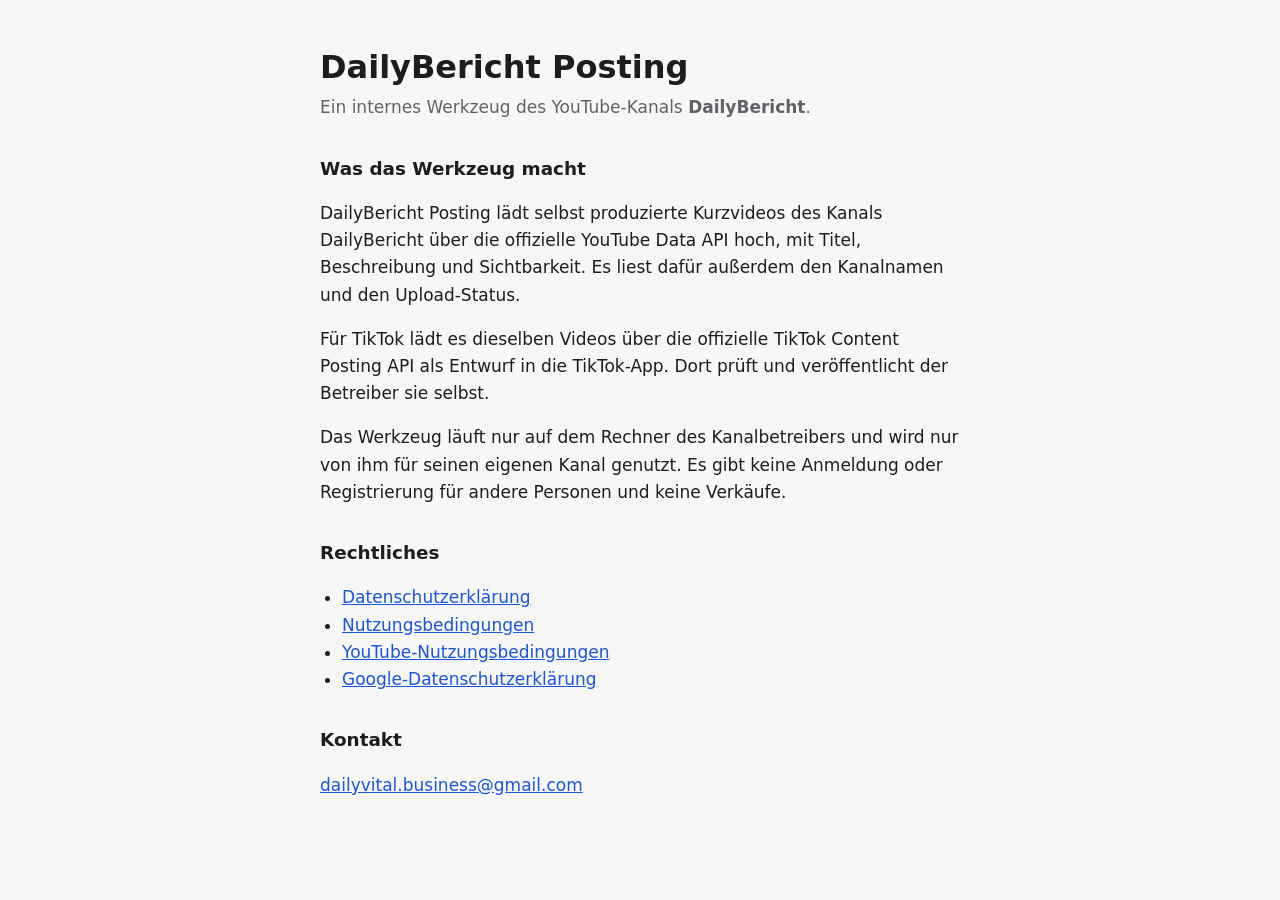
<file: index.html>
<!doctype html>
<html lang="de">
<head>
<meta charset="utf-8">
<meta name="viewport" content="width=device-width, initial-scale=1">
<title>DailyBericht Posting</title>
<link rel="stylesheet" href="style.css">
</head>
<body>
<main>
  <h1>DailyBericht Posting</h1>
  <p class="lead">Ein internes Werkzeug des YouTube-Kanals <strong>DailyBericht</strong>.</p>

  <h2>Was das Werkzeug macht</h2>
  <p>DailyBericht Posting lädt selbst produzierte Kurzvideos des Kanals DailyBericht über die offizielle
     YouTube Data API hoch, mit Titel, Beschreibung und Sichtbarkeit. Es liest dafür außerdem den Kanalnamen
     und den Upload-Status.</p>
  <p>Für TikTok lädt es dieselben Videos über die offizielle TikTok Content Posting API als Entwurf in die TikTok-App.
     Dort prüft und veröffentlicht der Betreiber sie selbst.</p>
  <p>Das Werkzeug läuft nur auf dem Rechner des Kanalbetreibers und wird nur von ihm für seinen eigenen Kanal genutzt.
     Es gibt keine Anmeldung oder Registrierung für andere Personen und keine Verkäufe.</p>

  <h2>Rechtliches</h2>
  <ul>
    <li><a href="datenschutz.html">Datenschutzerklärung</a></li>
    <li><a href="nutzungsbedingungen.html">Nutzungsbedingungen</a></li>
    <li><a href="https://www.youtube.com/t/terms">YouTube-Nutzungsbedingungen</a></li>
    <li><a href="https://policies.google.com/privacy">Google-Datenschutzerklärung</a></li>
  </ul>

  <h2>Kontakt</h2>
  <p><a href="mailto:dailyvital.business@gmail.com">dailyvital.business@gmail.com</a></p>
</main>
</body>
</html>
</file>
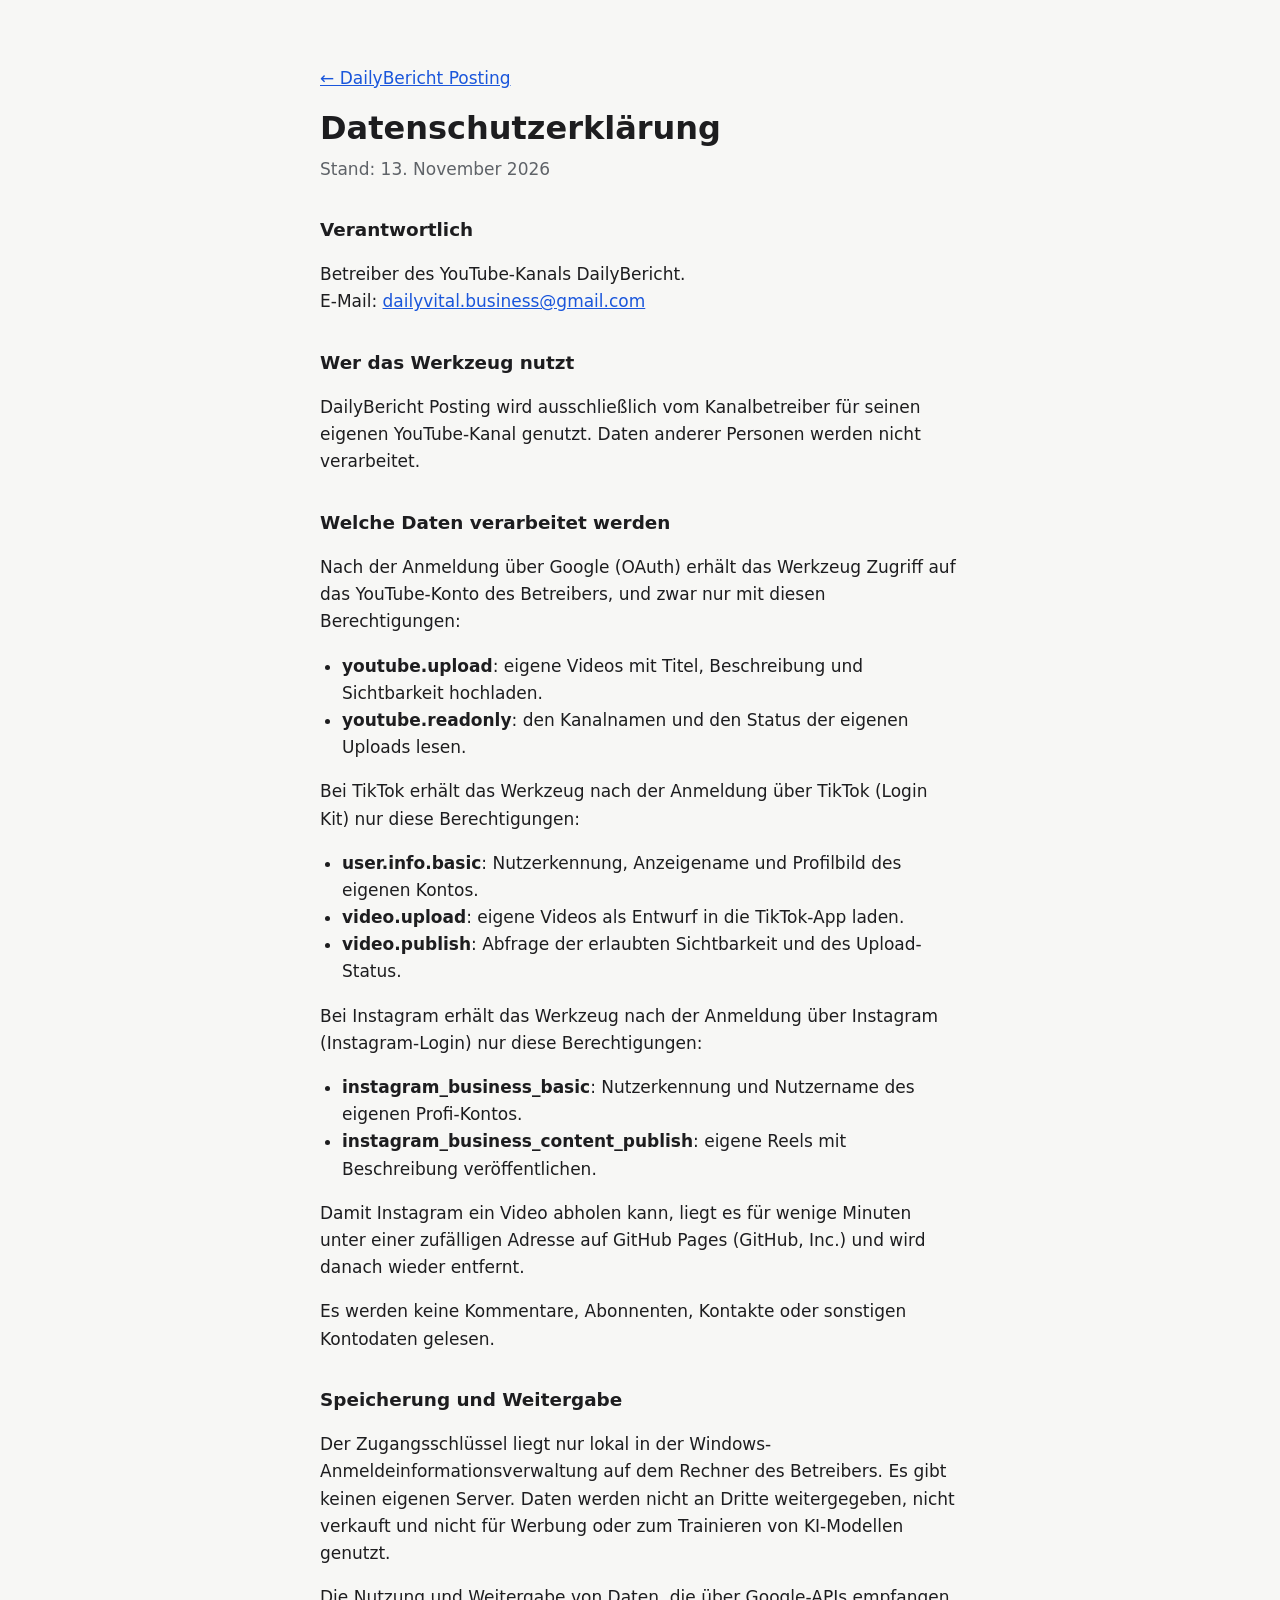
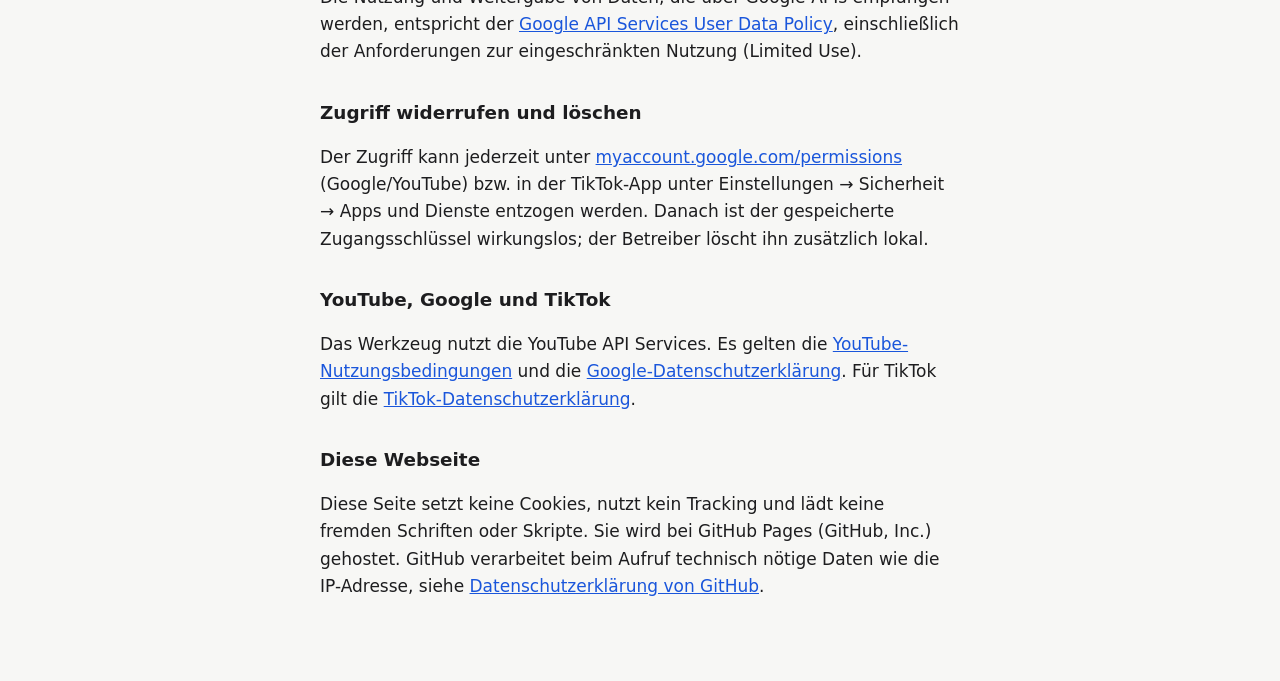
<file: datenschutz.html>
<!doctype html>
<html lang="de">
<head>
<meta charset="utf-8">
<meta name="viewport" content="width=device-width, initial-scale=1">
<title>Datenschutzerklärung · DailyBericht Posting</title>
<link rel="stylesheet" href="style.css">
</head>
<body>
<main>
  <p><a href="index.html">← DailyBericht Posting</a></p>
  <h1>Datenschutzerklärung</h1>
  <p class="lead">Stand: 13. November 2026</p>

  <h2>Verantwortlich</h2>
  <p>Betreiber des YouTube-Kanals DailyBericht.<br>
     E-Mail: <a href="mailto:dailyvital.business@gmail.com">dailyvital.business@gmail.com</a></p>

  <h2>Wer das Werkzeug nutzt</h2>
  <p>DailyBericht Posting wird ausschließlich vom Kanalbetreiber für seinen eigenen YouTube-Kanal genutzt.
     Daten anderer Personen werden nicht verarbeitet.</p>

  <h2>Welche Daten verarbeitet werden</h2>
  <p>Nach der Anmeldung über Google (OAuth) erhält das Werkzeug Zugriff auf das YouTube-Konto des Betreibers,
     und zwar nur mit diesen Berechtigungen:</p>
  <ul>
    <li><strong>youtube.upload</strong>: eigene Videos mit Titel, Beschreibung und Sichtbarkeit hochladen.</li>
    <li><strong>youtube.readonly</strong>: den Kanalnamen und den Status der eigenen Uploads lesen.</li>
  </ul>
  <p>Bei TikTok erhält das Werkzeug nach der Anmeldung über TikTok (Login Kit) nur diese Berechtigungen:</p>
  <ul>
    <li><strong>user.info.basic</strong>: Nutzerkennung, Anzeigename und Profilbild des eigenen Kontos.</li>
    <li><strong>video.upload</strong>: eigene Videos als Entwurf in die TikTok-App laden.</li>
    <li><strong>video.publish</strong>: Abfrage der erlaubten Sichtbarkeit und des Upload-Status.</li>
  </ul>
  <p>Bei Instagram erhält das Werkzeug nach der Anmeldung über Instagram (Instagram-Login) nur diese Berechtigungen:</p>
  <ul>
    <li><strong>instagram_business_basic</strong>: Nutzerkennung und Nutzername des eigenen Profi-Kontos.</li>
    <li><strong>instagram_business_content_publish</strong>: eigene Reels mit Beschreibung veröffentlichen.</li>
  </ul>
  <p>Damit Instagram ein Video abholen kann, liegt es für wenige Minuten unter einer zufälligen Adresse auf
     GitHub Pages (GitHub, Inc.) und wird danach wieder entfernt.</p>
  <p>Es werden keine Kommentare, Abonnenten, Kontakte oder sonstigen Kontodaten gelesen.</p>

  <h2>Speicherung und Weitergabe</h2>
  <p>Der Zugangsschlüssel liegt nur lokal in der Windows-Anmeldeinformationsverwaltung auf dem Rechner des Betreibers.
     Es gibt keinen eigenen Server. Daten werden nicht an Dritte weitergegeben, nicht verkauft und nicht für Werbung
     oder zum Trainieren von KI-Modellen genutzt.</p>
  <p>Die Nutzung und Weitergabe von Daten, die über Google-APIs empfangen werden, entspricht der
     <a href="https://developers.google.com/terms/api-services-user-data-policy">Google API Services User Data Policy</a>,
     einschließlich der Anforderungen zur eingeschränkten Nutzung (Limited Use).</p>

  <h2>Zugriff widerrufen und löschen</h2>
  <p>Der Zugriff kann jederzeit unter
     <a href="https://myaccount.google.com/permissions">myaccount.google.com/permissions</a> (Google/YouTube) bzw. in der
     TikTok-App unter Einstellungen → Sicherheit → Apps und Dienste entzogen werden.
     Danach ist der gespeicherte Zugangsschlüssel wirkungslos; der Betreiber löscht ihn zusätzlich lokal.</p>

  <h2>YouTube, Google und TikTok</h2>
  <p>Das Werkzeug nutzt die YouTube API Services. Es gelten die
     <a href="https://www.youtube.com/t/terms">YouTube-Nutzungsbedingungen</a> und die
     <a href="https://policies.google.com/privacy">Google-Datenschutzerklärung</a>.
     Für TikTok gilt die <a href="https://www.tiktok.com/legal/page/eea/privacy-policy/de">TikTok-Datenschutzerklärung</a>.</p>

  <h2>Diese Webseite</h2>
  <p>Diese Seite setzt keine Cookies, nutzt kein Tracking und lädt keine fremden Schriften oder Skripte.
     Sie wird bei GitHub Pages (GitHub, Inc.) gehostet. GitHub verarbeitet beim Aufruf technisch nötige Daten wie die
     IP-Adresse, siehe <a href="https://docs.github.com/site-policy/privacy-policies/github-general-privacy-statement">Datenschutzerklärung von GitHub</a>.</p>
</main>
</body>
</html>
</file>
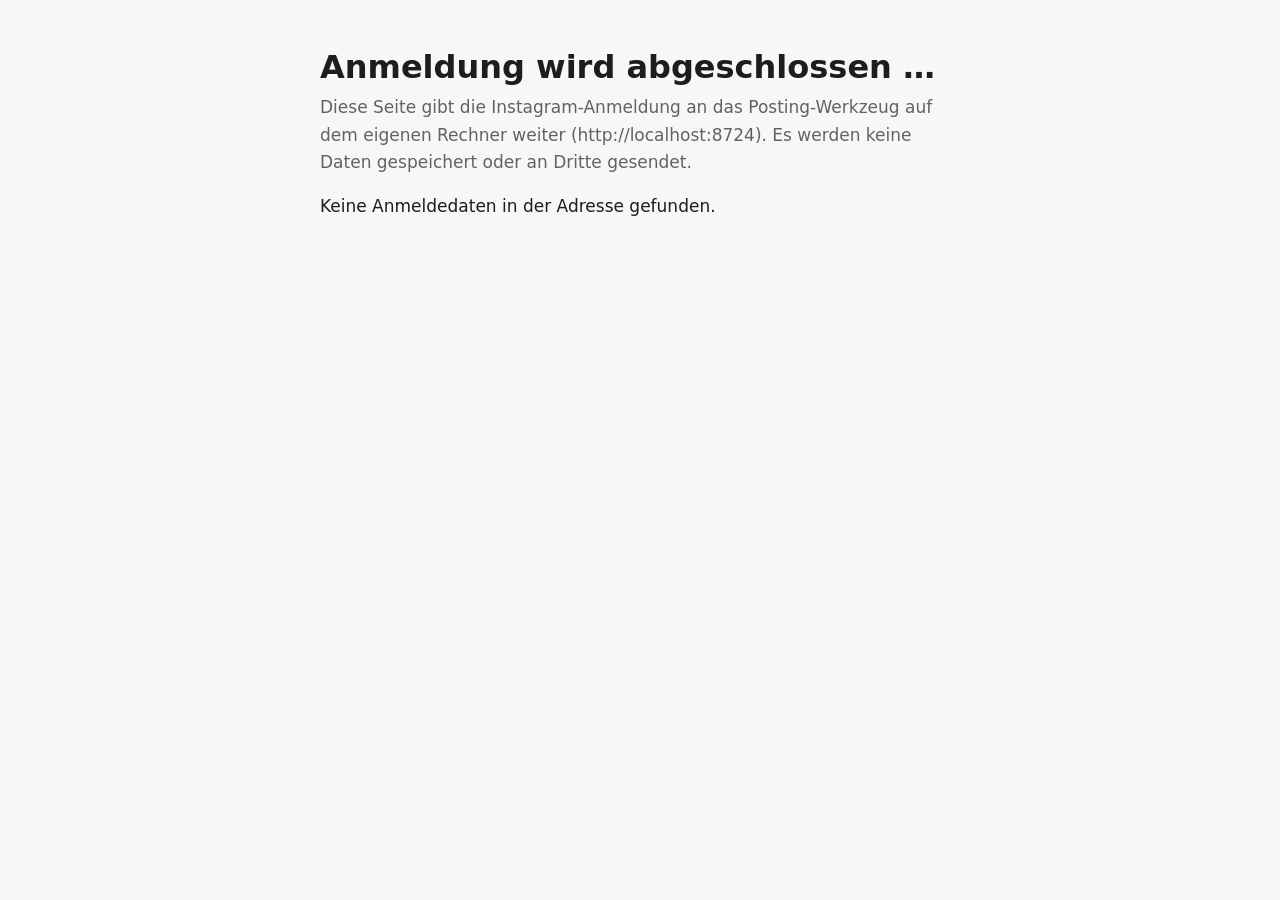
<file: ig-callback.html>
<!doctype html>
<html lang="de">
<head>
<meta charset="utf-8">
<meta name="viewport" content="width=device-width, initial-scale=1">
<meta name="robots" content="noindex">
<title>Anmeldung · DailyBericht Posting</title>
<link rel="stylesheet" href="style.css">
</head>
<body>
<main>
  <h1>Anmeldung wird abgeschlossen …</h1>
  <p class="lead">Diese Seite gibt die Instagram-Anmeldung an das Posting-Werkzeug auf dem eigenen Rechner weiter
     (http://localhost:8724). Es werden keine Daten gespeichert oder an Dritte gesendet.</p>
  <p id="hinweis"></p>
</main>
<script>
  // Nur Code und State aus der Adresse an den lokalen Rechner weitergeben.
  var q = window.location.search;
  if (q && (q.indexOf("code=") !== -1 || q.indexOf("error") !== -1)) {
    window.location.replace("http://localhost:8724/callback/" + q);
  } else {
    document.getElementById("hinweis").textContent = "Keine Anmeldedaten in der Adresse gefunden.";
  }
</script>
</body>
</html>
</file>
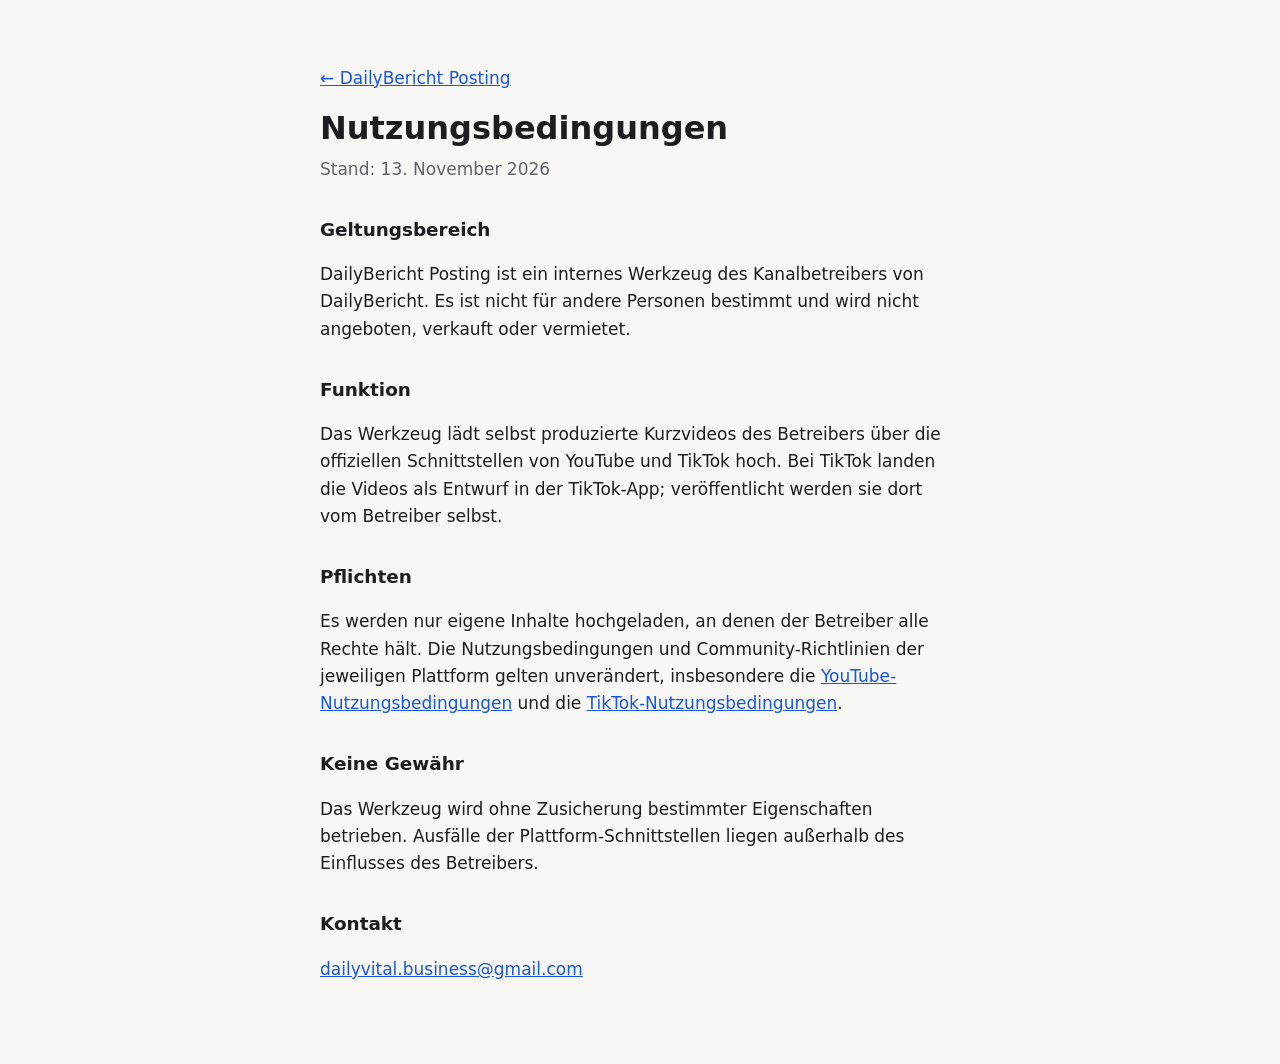
<file: nutzungsbedingungen.html>
<!doctype html>
<html lang="de">
<head>
<meta charset="utf-8">
<meta name="viewport" content="width=device-width, initial-scale=1">
<title>Nutzungsbedingungen · DailyBericht Posting</title>
<link rel="stylesheet" href="style.css">
</head>
<body>
<main>
  <p><a href="index.html">← DailyBericht Posting</a></p>
  <h1>Nutzungsbedingungen</h1>
  <p class="lead">Stand: 13. November 2026</p>

  <h2>Geltungsbereich</h2>
  <p>DailyBericht Posting ist ein internes Werkzeug des Kanalbetreibers von DailyBericht. Es ist nicht für andere
     Personen bestimmt und wird nicht angeboten, verkauft oder vermietet.</p>

  <h2>Funktion</h2>
  <p>Das Werkzeug lädt selbst produzierte Kurzvideos des Betreibers über die offiziellen Schnittstellen von YouTube und TikTok
     hoch. Bei TikTok landen die Videos als Entwurf in der TikTok-App; veröffentlicht werden sie dort vom Betreiber selbst.</p>

  <h2>Pflichten</h2>
  <p>Es werden nur eigene Inhalte hochgeladen, an denen der Betreiber alle Rechte hält. Die Nutzungsbedingungen und
     Community-Richtlinien der jeweiligen Plattform gelten unverändert, insbesondere die
     <a href="https://www.youtube.com/t/terms">YouTube-Nutzungsbedingungen</a> und die
     <a href="https://www.tiktok.com/legal/page/eea/terms-of-service/de">TikTok-Nutzungsbedingungen</a>.</p>

  <h2>Keine Gewähr</h2>
  <p>Das Werkzeug wird ohne Zusicherung bestimmter Eigenschaften betrieben. Ausfälle der Plattform-Schnittstellen
     liegen außerhalb des Einflusses des Betreibers.</p>

  <h2>Kontakt</h2>
  <p><a href="mailto:dailyvital.business@gmail.com">dailyvital.business@gmail.com</a></p>
</main>
</body>
</html>
</file>
<file: style.css>
:root { color-scheme: light dark; --bg: #f7f7f5; --fg: #1d1d1f; --muted: #5f6368; --link: #1a56db; }
@media (prefers-color-scheme: dark) { :root { --bg: #16171a; --fg: #ececec; --muted: #a0a4ab; --link: #8ab4f8; } }
* { box-sizing: border-box; }
body { margin: 0; background: var(--bg); color: var(--fg); font: 17px/1.6 system-ui, -apple-system, "Segoe UI", Roboto, sans-serif; }
main { max-width: 680px; margin: 0 auto; padding: 48px 20px 64px; }
h1 { font-size: 2rem; line-height: 1.2; margin: 0 0 8px; }
h2 { font-size: 1.15rem; margin: 32px 0 8px; }
.lead { color: var(--muted); margin-top: 0; }
a { color: var(--link); }
ul { padding-left: 22px; }
</file>
